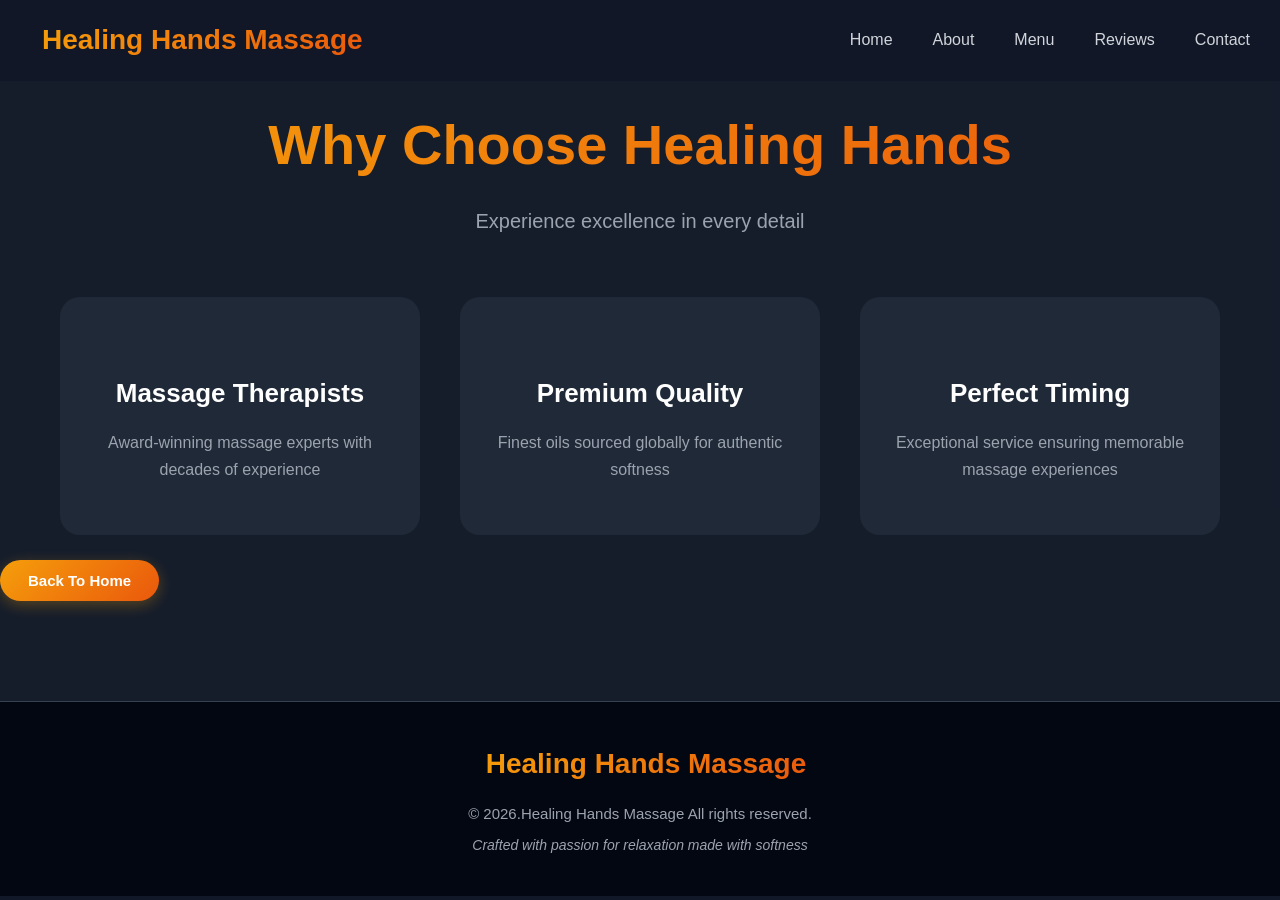
<file: about.html>
<!DOCTYPE html>
<html lang="en">
<head>
    <meta charset="UTF-8">
    <meta name="viewport" content="width=device-width, initial-scale=1.0">
    <title>GREYCEE</title>
     <link rel="stylesheet" href="style.css">
</head>
<body>


    <nav class="navbar" id="navbar">
<div class="nav-container">
<div class="logo">
<i class="fas fa-utensils"></i>
<span class="logo-text">Healing Hands Massage</span>

</div>
            
<ul class="nav-links" id="navLinks">
<li><a href="index.html" class="nav-link">Home</a></li>
<li><a href="about.html" class="nav-link">About</a></li>
<li><a href="menu.html" class="nav-link">Menu</a></li>
<li><a href="testimonials.html" class="nav-link">Reviews</a></li>
<li><a href="contact.html" class="nav-link">Contact</a></li>
</ul>
            
<div class="mobile-menu-toggle" id="mobileMenuToggle">
<i class="fas fa-bars"></i>
</div>
</div>
</nav>


     <section class="features" id="about">
        <div class="container">
            <div class="section-header">
                <h2 class="section-title">Why Choose Healing Hands</h2>
                <p class="section-subtitle">Experience excellence in every detail</p>
            </div>
            
            <div class="features-grid">
                <div class="feature-card">
                    <div class="feature-icon">
                        <i class="fas fa-hat-chef"></i>
                    </div>
                    <h3>Massage Therapists</h3>
                    <p>Award-winning massage experts with decades of experience</p>
                </div>
                
                <div class="feature-card">
                    <div class="feature-icon">
                        <i class="fas fa-star"></i>
                    </div>
                    <h3>Premium Quality</h3>
                    <p>Finest oils sourced globally for authentic softness</p>
                </div>
                
                <div class="feature-card">
                    <div class="feature-icon">
                        <i class="fas fa-clock"></i>
                    </div>
                    <h3>Perfect Timing</h3>
                    <p>Exceptional service ensuring memorable massage experiences</p>
                </div>
            </div>
        </div><br>
         <a href="index.html" class="btn"> <button class="reserve-btn">Back To Home </button>  </a>
            
<div class="mobile-menu-toggle" id="mobileMenuToggle">
<i class="fas fa-bars"></i> 
    </section>

 <footer class="footer">
        <div class="container">
            <div class="footer-content">
                <div class="footer-logo">
                    <i class="fas fa-utensils"></i>
                    <span>Healing Hands Massage</span>
                </div>
                <p class="footer-text">&copy; 2026.Healing Hands Massage All rights reserved.</p>
                <p class="footer-tagline">Crafted with passion for relaxation made with softness</p>
            </div>
        </div>
    </footer>

</body>
</html>
</file>
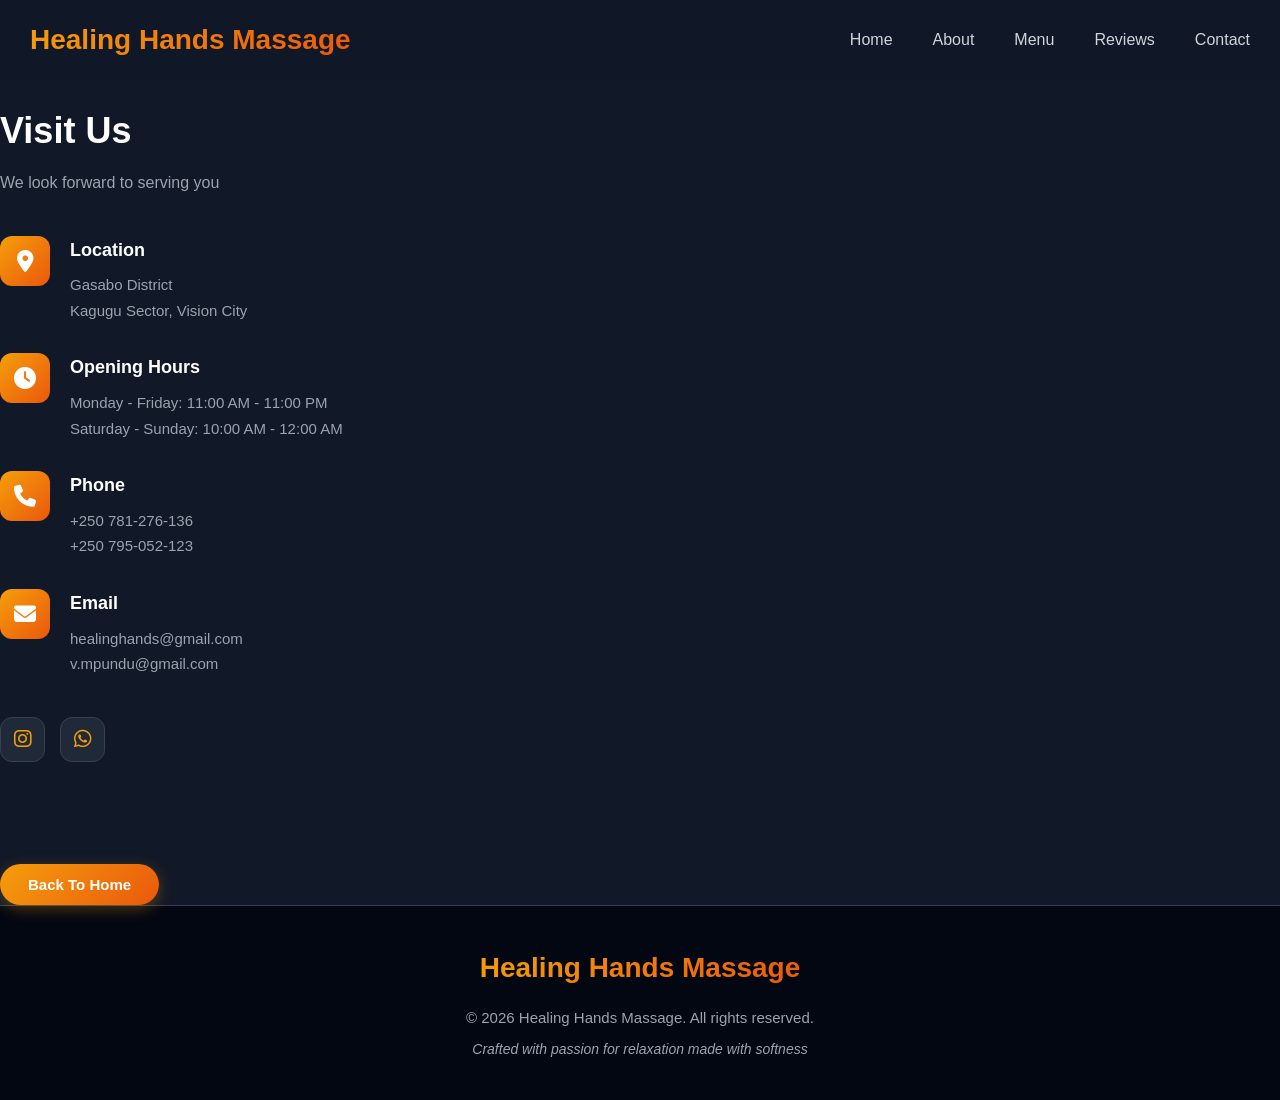
<file: contact.html>
<!DOCTYPE html>
<html lang="en">
<head>
    <meta charset="UTF-8">
    <meta name="viewport" content="width=device-width, initial-scale=1.0">
    <title>GREYCEE</title>
    <link rel="stylesheet" href="style.css">
    <link rel="stylesheet" href="https://cdnjs.cloudflare.com/ajax/libs/font-awesome/6.5.0/css/all.min.css">
</head>
<body>

    <nav class="navbar" id="navbar">
        <div class="nav-container">
            <div class="logo">
                <span class="logo-text">Healing Hands Massage</span>
            </div>
            <ul class="nav-links" id="navLinks">
                <li><a href="index.html" class="nav-link">Home</a></li>
                <li><a href="about.html" class="nav-link">About</a></li>
                <li><a href="menu.html" class="nav-link">Menu</a></li>
                <li><a href="testimonials.html" class="nav-link">Reviews</a></li>
                <li><a href="contact.html" class="nav-link">Contact</a></li>
            </ul>
            <div class="mobile-menu-toggle" id="mobileMenuToggle">
                <i class="fas fa-bars"></i>
            </div>
        </div>
    </nav>

    <div class="contact-info-wrapper"><br><br><br><br>
        <h3 class="contact-title">Visit Us</h3>
        <p class="contact-description">We look forward to serving you</p>

        <div class="contact-details">
            <div class="contact-item">
                <div class="contact-icon">
                    <i class="fas fa-map-marker-alt"></i>
                </div>
                <div class="contact-text">
                    <h4>Location</h4>
                    <p>Gasabo District<br>Kagugu Sector, Vision City</p>
                </div>
            </div>

            <div class="contact-item">
                <div class="contact-icon">
                    <i class="fas fa-clock"></i>
                </div>
                <div class="contact-text">
                    <h4>Opening Hours</h4>
                    <p>Monday - Friday: 11:00 AM - 11:00 PM<br>
                       Saturday - Sunday: 10:00 AM - 12:00 AM</p>
                </div>
            </div>

            <div class="contact-item">
                <div class="contact-icon">
                    <i class="fas fa-phone"></i>
                </div>
                <div class="contact-text">
                    <h4>Phone</h4>
                    <p>+250 781-276-136<br>+250 795-052-123</p>
                </div>
            </div>

            <div class="contact-item">
                <div class="contact-icon">
                    <i class="fas fa-envelope"></i>
                </div>
                <div class="contact-text">
                    <h4>Email</h4>
                    <p>healinghands@gmail.com<br>v.mpundu@gmail.com</p>
                </div>
            </div>
        </div>

        <div class="social-links">
            <a href="https://www.instagram.com/greycee75" class="social-link" target="_blank"><i class="fab fa-instagram"></i></a>
            <a href="https://wa.me/250795052123" class="social-link" target="_blank"><i class="fab fa-whatsapp"></i></a>
        </div>
    </div>

    <br><br><br>
    <a href="https://wa.me/250795052123" class="whatsapp-button" target="_blank">
     
    </a>
    <br>

    <a href="index.html" class="btn"><button class="reserve-btn">Back To Home</button></a>

    <footer class="footer">
        <div class="container">
            <div class="footer-content">
                <div class="footer-logo">
                    <span>Healing Hands Massage</span>
                </div>
                <p class="footer-text">&copy; 2026 Healing Hands Massage. All rights reserved.</p>
                <p class="footer-tagline">Crafted with passion for relaxation made with softness</p>
            </div>
        </div>
    </footer>

</body>
</html>
</file>
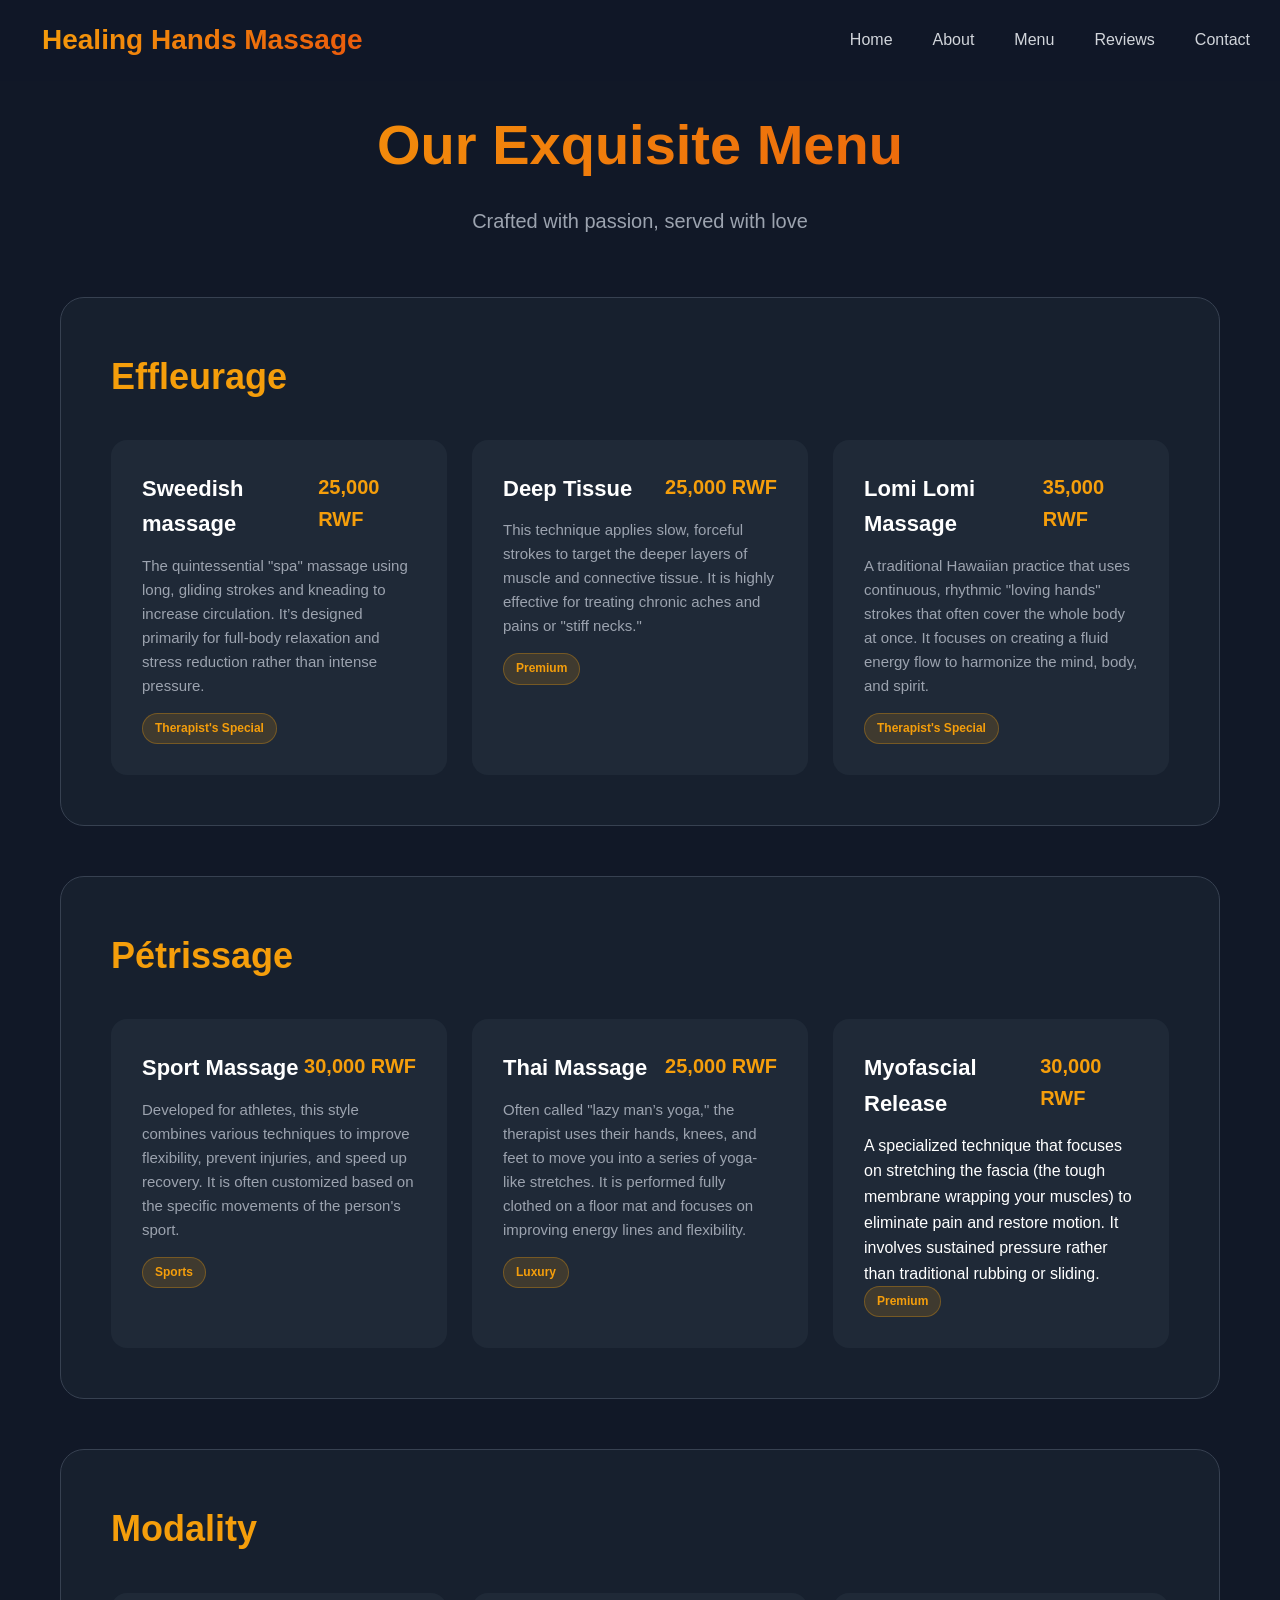
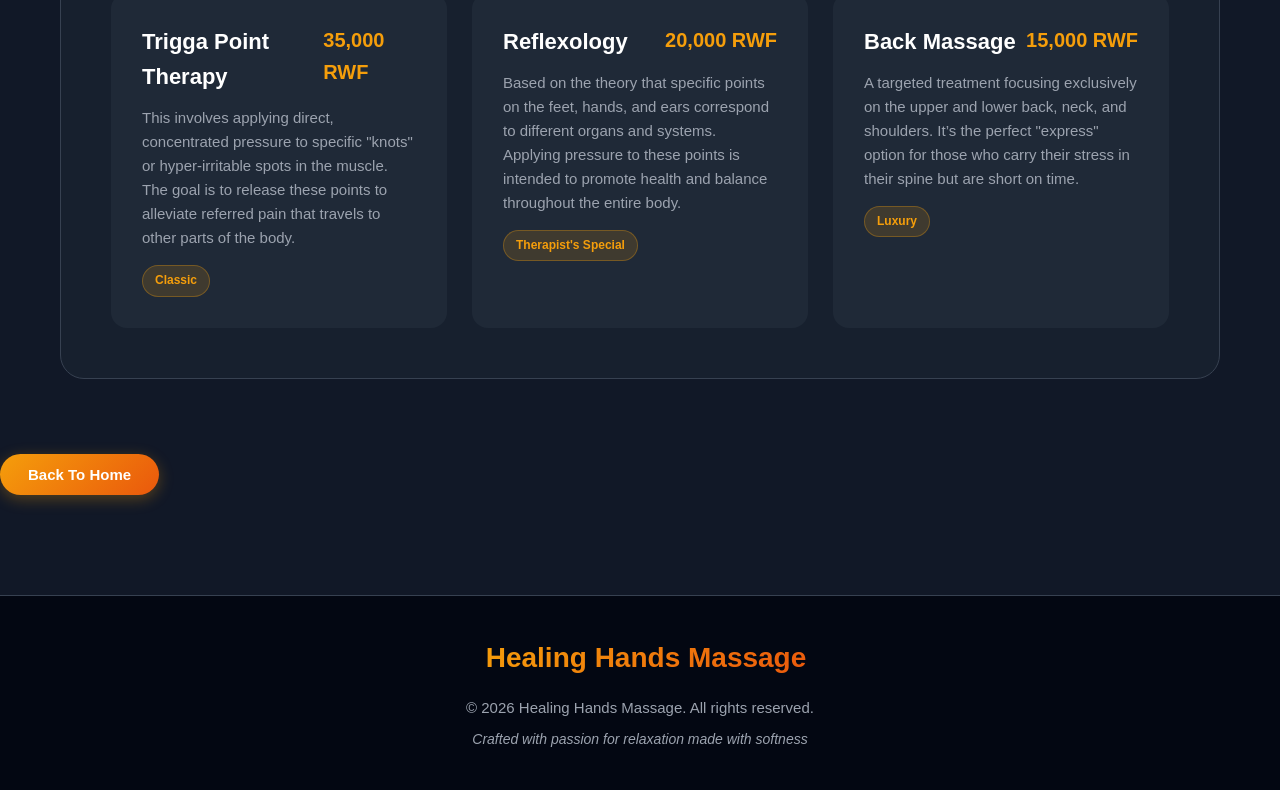
<file: menu.html>
<!DOCTYPE html>
<html lang="en">
<head>
    <meta charset="UTF-8">
    <meta name="viewport" content="width=device-width, initial-scale=1.0">
    <title>GREYCEE</title>
    <link rel="stylesheet" href="style.css">
</head>
<body>


    <nav class="navbar" id="navbar">
<div class="nav-container">
<div class="logo">
<i class="fas fa-utensils"></i>
<span class="logo-text">Healing Hands Massage</span>

</div>
            
<ul class="nav-links" id="navLinks">
<li><a href="index.html" class="nav-link">Home</a></li>
<li><a href="about.html" class="nav-link">About</a></li>
<li><a href="menu.html" class="nav-link">Menu</a></li>
<li><a href="testimonials.html" class="nav-link">Reviews</a></li>
<li><a href="contact.html" class="nav-link">Contact</a></li>
</ul>
            
<div class="mobile-menu-toggle" id="mobileMenuToggle">
<i class="fas fa-bars"></i>
</div>
</div>
</nav>
    
     <section class="menu-section" id="menu">
        <div class="container">
            <div class="section-header">
                <h2 class="section-title">Our Exquisite Menu</h2>
                <p class="section-subtitle">Crafted with passion, served with love</p>
            </div>

           
            <div class="menu-category">
                <h3 class="category-title">Effleurage</h3>
                <div class="menu-grid">
                    <div class="menu-item">
                        <div class="item-header">
                            <h4>Sweedish massage</h4>
                            <span class="price">25,000 RWF</span>
                        </div>
                        <p class="item-description">The quintessential "spa" massage using long, gliding strokes and kneading to increase circulation. It’s designed primarily for full-body relaxation and stress reduction rather than intense pressure.</p>
                        <div class="item-tags">
                           
                            <span class="tag">Therapist's Special</span>
                        </div>
                    </div>
                    <div class="menu-item">
                        <div class="item-header">
                            <h4>Deep Tissue</h4>
                            <span class="price">25,000 RWF</span>
                        </div>
                        <p class="item-description">This technique applies slow, forceful strokes to target the deeper layers of muscle and connective tissue. It is highly effective for treating chronic aches and pains or "stiff necks."</p>
                        <div class="item-tags">
                            <span class="tag">Premium</span>
                        </div>
                    </div>

            
                    <div class="menu-item">
                        <div class="item-header">
                            <h4>Lomi Lomi Massage </h4>
                            <span class="price">35,000 RWF</span>
                        </div>
                        <p class="item-description">A traditional Hawaiian practice that uses continuous, rhythmic "loving hands" strokes that often cover the whole body at once. It focuses on creating a fluid energy flow to harmonize the mind, body, and spirit.</p>
                        <div class="item-tags">
                            <span class="tag">Therapist's Special</span>
                        </div>
                    </div>
                </div>
            </div>

            
            <div class="menu-category">
                <h3 class="category-title">Pétrissage</h3>
                <div class="menu-grid">
                    <div class="menu-item">
                        <div class="item-header">
                            <h4>Sport Massage</h4>
                            <span class="price">30,000 RWF</span>
                        </div>
                        <p class="item-description">Developed for athletes, this style combines various techniques to improve flexibility, prevent injuries, and speed up recovery. It is often customized based on the specific movements of the person's sport.</p>
                        <div class="item-tags">
                            <span class="tag">Sports </span>
                        </div>
                    </div>

                    <div class="menu-item">
                        <div class="item-header">
                            <h4>Thai Massage</h4>
                            <span class="price">25,000 RWF</span>
                        </div>
                        <p class="item-description">Often called "lazy man’s yoga," the therapist uses their hands, knees, and feet to move you into a series of yoga-like stretches. It is performed fully clothed on a floor mat and focuses on improving energy lines and flexibility.</p>
                        <div class="item-tags">
                            <span class="tag">Luxury</span>
                        </div>
                    </div>

                    <div class="menu-item">
                        <div class="item-header">
                            <h4>Myofascial Release</h4>
                            <span class="price">30,000 RWF</span>
                        </div/./;//.'
                        
                        /??;'[/.l,
                        
                        
                        ?
                        <p class="item-description">A specialized technique that focuses on stretching the fascia (the tough membrane wrapping your muscles) to eliminate pain and restore motion. It involves sustained pressure rather than traditional rubbing or sliding.</p>
                        <div class="item-tags">
                            <span class="tag">Premium</span>
                        </div>
                    </div>
                </div>
            </div>

           
            <div class="menu-category">
                <h3 class="category-title">Modality</h3>
                <div class="menu-grid">
                    <div class="menu-item">
                        <div class="item-header">
                            <h4>Trigga Point Therapy</h4>
                            <span class="price">35,000 RWF</span>
                        </div>
                        <p class="item-description">This involves applying direct, concentrated pressure to specific "knots" or hyper-irritable spots in the muscle. The goal is to release these points to alleviate referred pain that travels to other parts of the body.</p>
                        <div class="item-tags">
                            <span class="tag">Classic</span>
                        </div>
                    </div>

                    <div class="menu-item">
                        <div class="item-header">
                            <h4>Reflexology </h4>
                            <span class="price">20,000 RWF</span>
                        </div>
                        <p class="item-description">Based on the theory that specific points on the feet, hands, and ears correspond to different organs and systems. Applying pressure to these points is intended to promote health and balance throughout the entire body.</p>
                        <div class="item-tags">
                            <span class="tag">Therapist's Special</span>
                        </div>
                    </div>

                    <div class="menu-item">
                        <div class="item-header">
                            <h4>Back Massage</h4>
                            <span class="price">15,000 RWF</span>
                        </div>
                        <p class="item-description">A targeted treatment focusing exclusively on the upper and lower back, neck, and shoulders. It’s the perfect "express" option for those who carry their stress in their spine but are short on time.</p>
                        <div class="item-tags">
                            <span class="tag">Luxury</span>
                        </div>


                    </div>

                    </div>
                </div>
            </div>
        </div><br>
 <a href="index.html" class="btn"> <button class="reserve-btn">Back To Home </button>  </a>

    </section>

 <footer class="footer">
        <div class="container">
            <div class="footer-content">
                <div class="footer-logo">
                    <i class="fas fa-utensils"></i>
                    <span>Healing Hands Massage</span>
                </div>
                <p class="footer-text">&copy; 2026 Healing Hands Massage. All rights reserved.</p>
                <p class="footer-tagline">Crafted with passion for relaxation made with softness</p>
            </div>
        </div>
    </footer>

</body>
</html>
</file>
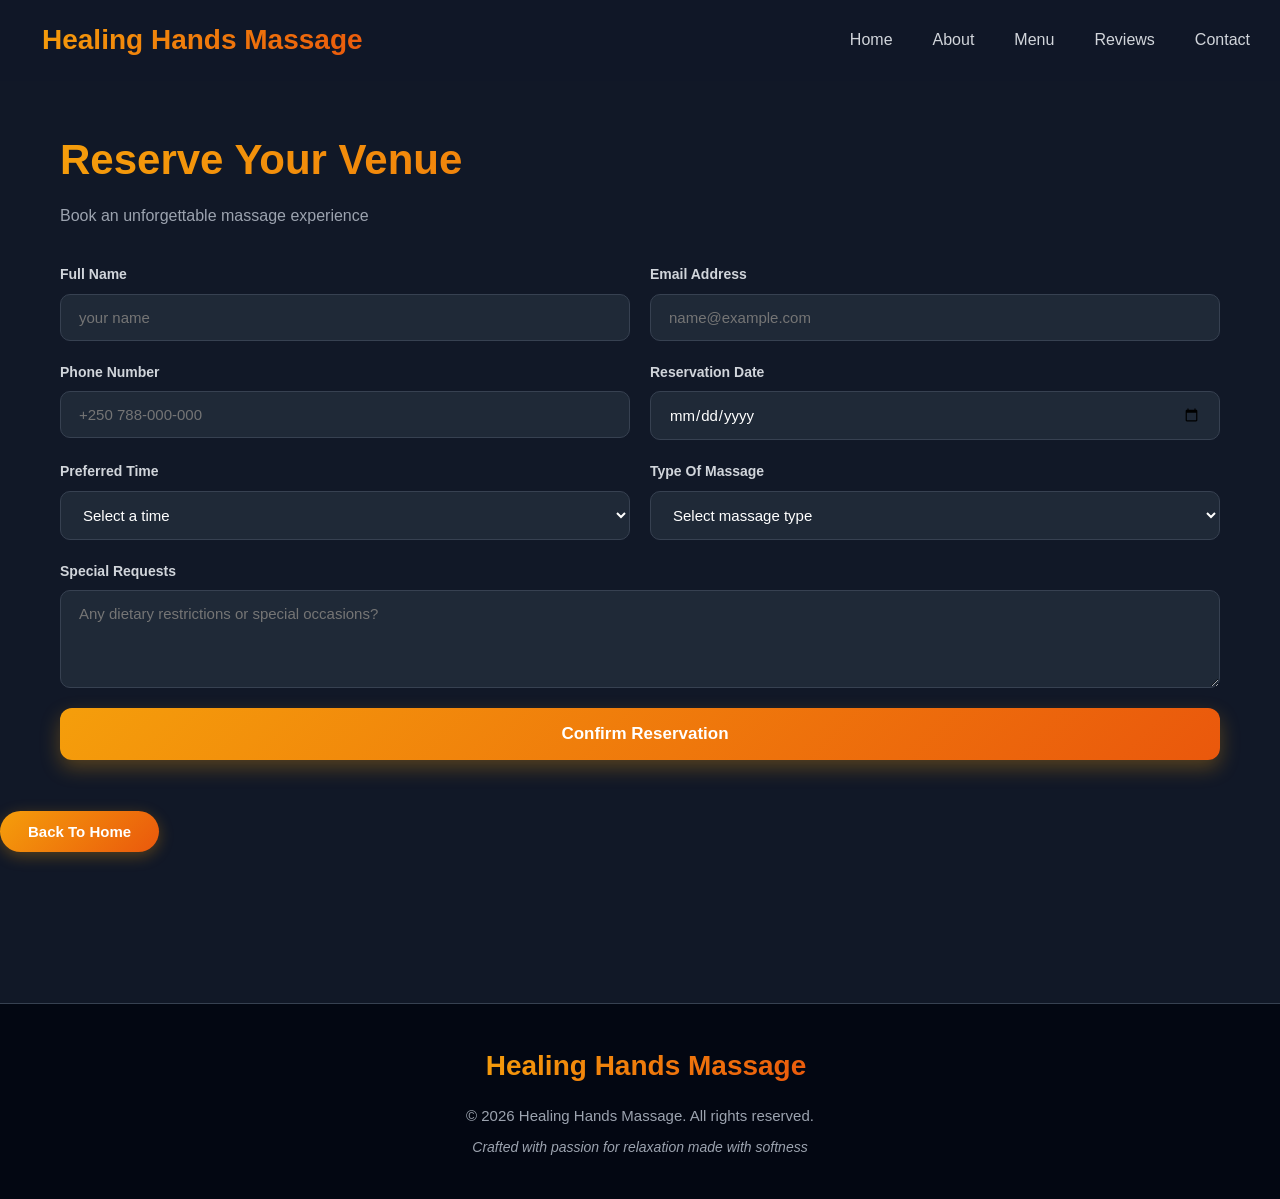
<file: successmodal.html>
<!DOCTYPE html>
<html lang="en">
<head>
    <meta charset="UTF-8">
    <meta name="viewport" content="width=device-width, initial-scale=1.0">
    <title>GREYCEE</title>
    <link rel="stylesheet" href="style.css">
</head>
<body>


    <nav class="navbar" id="navbar">
<div class="nav-container">
<div class="logo">
<i class="fas fa-utensils"></i>
<span class="logo-text">Healing Hands Massage</span>

</div>
            
<ul class="nav-links" id="navLinks">
<li><a href="index.html" class="nav-link">Home</a></li>
<li><a href="about.html" class="nav-link">About</a></li>
<li><a href="menu.html" class="nav-link">Menu</a></li>
<li><a href="testimonials.html" class="nav-link">Reviews</a></li>
<li><a href="contact.html" class="nav-link">Contact</a></li>
</ul>
            
<div class="mobile-menu-toggle" id="mobileMenuToggle">
<i class="fas fa-bars"></i>
</div>
</div>
</nav><br>
    <section>

     <div class="modal" id="successModal">
        <div class="modal-content">
            <div class="modal-icon">
                <i class="fas fa-check-circle"></i>
            </div>
            <h3>Reservation Confirmed!</h3>
            <p>Thank you for choosing Mpundu's Imperial Massage. We've received your reservation and will send you a confirmation email shortly.</p>
            <button class="modal-btn" onclick="closeModal()">Close</button>
        </div>
    </div>

 
    <section class="contact-section" id="contact">
        <div class="container">
            <div class="contact-grid">
                
                <div class="reservation-form-wrapper">
                    <h2 class="form-title">Reserve Your Venue</h2>
                    <p class="form-subtitle">Book an unforgettable massage experience</p>
                    
                    <div class="reservation-form">
                        <div class="form-group">
                            <label for="name">Full Name</label>
                            <input type="text" id="name" placeholder="your name" required>
                        </div>

                        <div class="form-group">
                            <label for="email">Email Address</label>
                            <input type="email" id="email" placeholder="name@example.com" required>
                        </div>

                        <div class="form-group">
                            <label for="phone">Phone Number</label>
                            <input type="tel" id="phone" placeholder="+250 788-000-000" required>
                        </div>

                        <div class="form-group">
                            <label for="date">Reservation Date</label>
                            <input type="date" id="date" required>
                        </div>

                        <div class="form-group">
                            <label for="time">Preferred Time</label>
                            <select id="time" required>
                                <option value="">Select a time</option>
                                <option value="17:00">5:00 PM</option>
                                <option value="17:30">5:30 PM</option>
                                <option value="18:00">6:00 PM</option>
                                <option value="18:30">6:30 PM</option>
                                <option value="19:00">7:00 PM</option>
                                <option value="19:30">7:30 PM</option>
                                <option value="20:00">8:00 PM</option>
                                <option value="20:30">8:30 PM</option>
                                <option value="21:00">9:00 PM</option>
                                <option value="21:00">9:30 PM</option>
                                <option value="21:00">10:00 PM</option>
                                <option value="21:00">10:30 PM</option>
                            </select>
                        </div>

                        <div class="form-group">
                            <label for="guests">Type Of Massage</label>
                            <select id="guests" required>
                                <option value="">Select massage type</option>
                                <option value="1">Sweedish massage</option>
                                <option value="2">Deep Tissue</option>
                                <option value="3">Lomi Lomi Massage</option>
                                <option value="4">Sport Massage</option>
                                <option value="5">Thai Massage</option>
                                <option value="6">Myofascial Release</option>
                                <option value="7">Trigga Point Therapy</option>
                                <option value="8">Reflexology</option>
                                <option value="9">Back Massage</option>
                            </select>
                        </div>

                        <div class="form-group full-width">
                            <label for="requests">Special Requests</label>
                            <textarea id="requests" rows="4" placeholder="Any dietary restrictions or special occasions?"></textarea>
                        </div>

                        <button class="submit-btn" onclick="submitReservation()">
                            <i class="fas fa-calendar-check"></i>
                            Confirm Reservation
                        </button>
                    </div>
                </div>

                
               
                        </div>
                    </div>

                  
                </div>
            </div>
        </div>
<br><br>
    <a href="index.html" class="btn"> <button class="reserve-btn">Back To Home </button>  </a><br><br><br>

    </section>

<footer class="footer">
        <div class="container">
            <div class="footer-content">
                <div class="footer-logo">
                    <i class="fas fa-utensils"></i>
                    <span>Healing Hands Massage</span>
                </div>
                <p class="footer-text">&copy; 2026 Healing Hands Massage. All rights reserved.</p>
                <p class="footer-tagline">Crafted with passion for relaxation made with softness</p>
            </div>
        </div>
    </footer>

  <script src="script.js"></script>

</body>
</html>
</file>
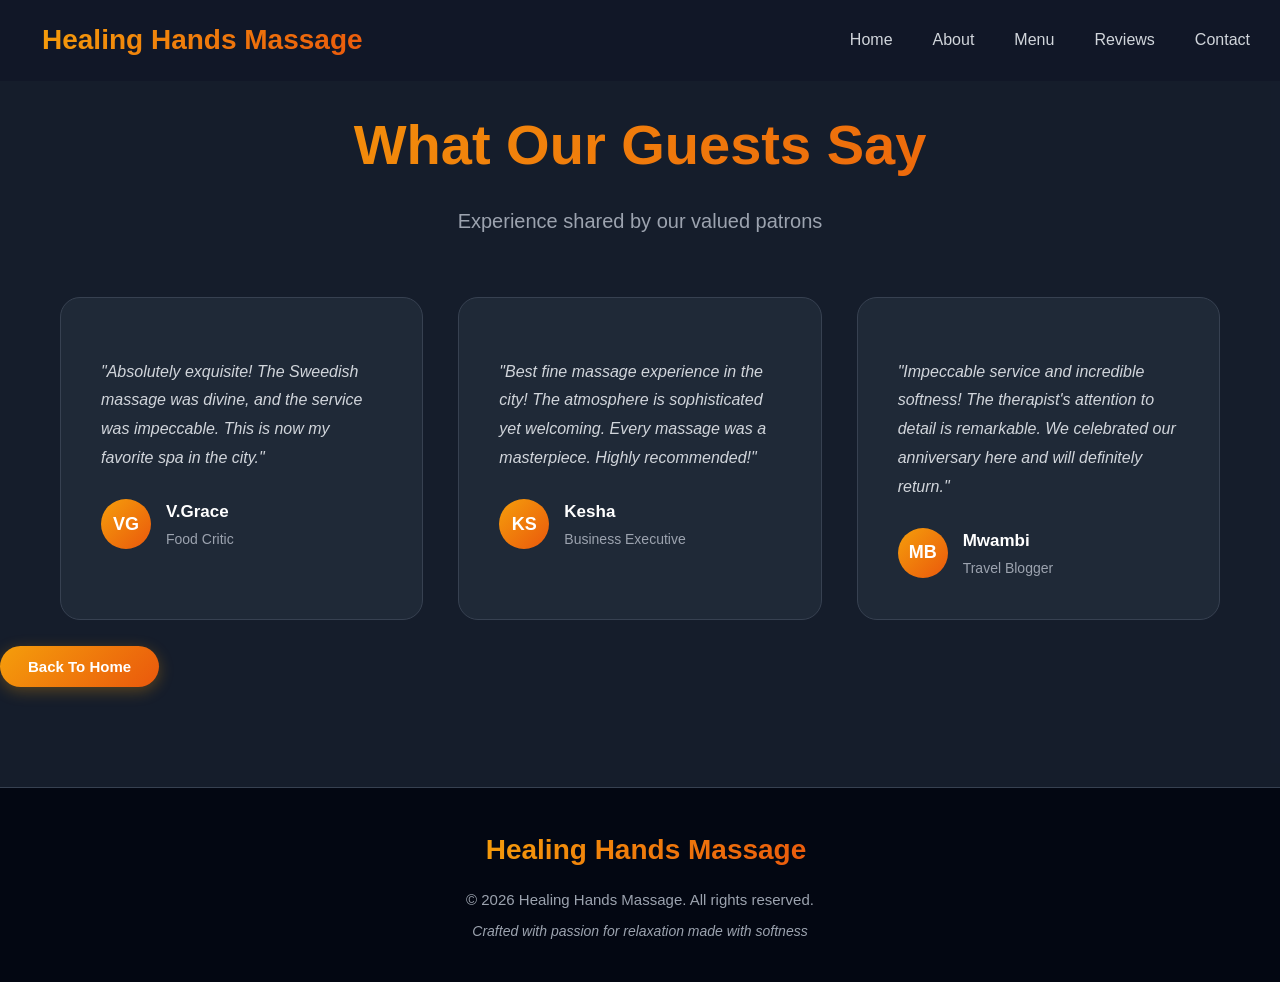
<file: testimonials.html>
<!DOCTYPE html>
<html lang="en">
<head>
    <meta charset="UTF-8">
    <meta name="viewport" content="width=device-width, initial-scale=1.0">
    <title>GREYCEE</title>
    <link rel="stylesheet" href="style.css">
</head>
<body>

     <nav class="navbar" id="navbar">
<div class="nav-container">
<div class="logo">
<i class="fas fa-utensils"></i>
<span class="logo-text">Healing Hands Massage</span>

</div>
            
<ul class="nav-links" id="navLinks">
<li><a href="index.html" class="nav-link">Home</a></li>
<li><a href="about.html" class="nav-link">About</a></li>
<li><a href="menu.html" class="nav-link">Menu</a></li>
<li><a href="testimonials.html" class="nav-link">Reviews</a></li>
<li><a href="contact.html" class="nav-link">Contact</a></li>
</ul>
            
<div class="mobile-menu-toggle" id="mobileMenuToggle">
<i class="fas fa-bars"></i>
</div>
</div>
</nav>

 <section class="testimonials-section" id="testimonials">
        <div class="container">
            <div class="section-header">
                <h2 class="section-title">What Our Guests Say</h2>
                <p class="section-subtitle">Experience shared by our valued patrons</p>
            </div>

            <div class="testimonials-grid">
                <div class="testimonial-card">
                    <div class="stars">
                        <i class="fas fa-star"></i>
                        <i class="fas fa-star"></i>
                        <i class="fas fa-star"></i>
                        <i class="fas fa-star"></i>
                        <i class="fas fa-star"></i>
                    </div>
                    <p class="testimonial-text">
                        "Absolutely exquisite! The Sweedish massage was divine, and the service was impeccable. This is now my favorite spa in the city."
                    </p>
                    <div class="testimonial-author">
                        <div class="author-avatar">VG</div>
                        <div class="author-info">
                            <h4>V.Grace</h4>
                            <p>Food Critic</p>
                        </div>
                    </div>
                </div>

                <div class="testimonial-card">
                    <div class="stars">
                        <i class="fas fa-star"></i>
                        <i class="fas fa-star"></i>
                        <i class="fas fa-star"></i>
                        <i class="fas fa-star"></i>
                        <i class="fas fa-star"></i>
                    </div>
                    <p class="testimonial-text">
                        "Best fine massage experience in the city! The atmosphere is sophisticated yet welcoming. Every massage was a masterpiece. Highly recommended!"
                    </p>
                    <div class="testimonial-author">
                        <div class="author-avatar">KS</div>
                        <div class="author-info">
                            <h4>Kesha</h4>
                            <p>Business Executive</p>
                        </div>
                    </div>
                </div>

                <div class="testimonial-card">
                    <div class="stars">
                        <i class="fas fa-star"></i>
                        <i class="fas fa-star"></i>
                        <i class="fas fa-star"></i>
                        <i class="fas fa-star"></i>
                        <i class="fas fa-star"></i>
                    </div>
                    <p class="testimonial-text">
                        "Impeccable service and incredible softness! The therapist's attention to detail is remarkable. We celebrated our anniversary here and will definitely return."
                    </p>
                    <div class="testimonial-author">
                        <div class="author-avatar">MB</div>
                        <div class="author-info">
                            <h4>Mwambi</h4>
                            <p>Travel Blogger</p>
                        </div>
                    </div>
                </div>
            </div>
        </div><br>

         <a href="index.html" class="btn"> <button class="reserve-btn">Back To Home </button>  </a>
    </section>

 <footer class="footer">
        <div class="container">
            <div class="footer-content">
                <div class="footer-logo">
                    <i class="fas fa-utensils"></i>
                    <span>Healing Hands Massage</span>
                </div>
                <p class="footer-text">&copy; 2026 Healing Hands Massage. All rights reserved.</p>
                <p class="footer-tagline">Crafted with passion for relaxation made with softness</p>
            </div>
        </div>
    </footer>

</body>
</html>
</file>
<file: style.css>
/* ============================================
   MAJESTIC RESTAURANT - STYLES.CSS
   ============================================ */

/* ===== RESET & BASE STYLES ===== */
* {
    margin: 0;
    padding: 0;
    box-sizing: border-box;
}

:root {
    --primary-color: #f59e0b;
    --secondary-color: #ea580c;
    --dark-bg: #111827;
    --darker-bg: #030712;
    --card-bg: #1f2937;
    --card-hover: #374151;
    --text-primary: #ffffff;
    --text-secondary: #d1d5db;
    --text-muted: #9ca3af;
    --border-color: #374151;
    --success-color: #10b981;
    --primary-color: #f59e0b;  /* Change this! */
    --secondary-color: #ea580c; /* And this! */
}

html {
    scroll-behavior: smooth;
}

body {
    font-family: 'Segoe UI', Tahoma, Geneva, Verdana, sans-serif;
    background-color: var(--dark-bg);
    color: var(--text-primary);
    line-height: 1.6;
    overflow-x: hidden;
}

.container {
    max-width: 1200px;
    margin: 0 auto;
    padding: 0 20px;
}

/* ===== NAVIGATION ===== */
.navbar {
    position: fixed;
    top: 0;
    left: 0;
    width: 100%;
    z-index: 1000;
    background-color: rgba(17, 24, 39, 0.95);
    backdrop-filter: blur(10px);
    transition: all 0.3s ease;
    border-bottom: 1px solid transparent;
}

.navbar.scrolled {
    background-color: rgba(17, 24, 39, 0.98);
    box-shadow: 0 4px 20px rgba(0, 0, 0, 0.3);
    border-bottom-color: var(--border-color);
}

.nav-container {
    max-width: 1400px;
    margin: 0 auto;
    padding: 0 30px;
    display: flex;
    justify-content: space-between;
    align-items: center;
    height: 80px;
}

.logo {
    display: flex;
    align-items: center;
    gap: 12px;
    font-size: 28px;
    font-weight: bold;
    cursor: pointer;
}

.logo i {
    color: var(--primary-color);
    font-size: 32px;
}

.logo-text {
    background: linear-gradient(135deg, var(--primary-color), var(--secondary-color));
    -webkit-background-clip: text;
    -webkit-text-fill-color: transparent;
    background-clip: text;
}

.nav-links {
    display: flex;
    list-style: none;
    gap: 40px;
}

.nav-link {
    color: var(--text-secondary);
    text-decoration: none;
    font-size: 16px;
    font-weight: 500;
    transition: all 0.3s ease;
    position: relative;
}

.nav-link::after {
    content: '';
    position: absolute;
    bottom: -5px;
    left: 0;
    width: 0;
    height: 2px;
    background: linear-gradient(to right, var(--primary-color), var(--secondary-color));
    transition: width 0.3s ease;
}

.nav-link:hover {
    color: var(--primary-color);
}

.nav-link:hover::after {
    width: 100%;
}

.reserve-btn {
    background: linear-gradient(135deg, var(--primary-color), var(--secondary-color));
    color: white;
    border: none;
    padding: 12px 28px;
    border-radius: 30px;
    font-size: 15px;
    font-weight: 600;
    cursor: pointer;
    transition: all 0.3s ease;
    box-shadow: 0 4px 15px rgba(245, 158, 11, 0.3);
}

.reserve-btn:hover {
    transform: translateY(-2px);
    box-shadow: 0 6px 25px rgba(245, 158, 11, 0.5);
}

.mobile-menu-toggle {
    display: none;
    font-size: 24px;
    color: var(--primary-color);
    cursor: pointer;
}

/* ===== HERO SECTION ===== */
.hero {
    position: relative;
    height: 100vh;
    display: flex;
    align-items: center;
    justify-content: center;
    text-align: center;
    overflow: hidden;
    background: linear-gradient(135deg, #111827 0%, #1f2937 50%, rgba(120, 53, 15, 0.3) 100%);
}

.hero-overlay {
    position: absolute;
    inset: 0;
    background: url('data:image/svg+xml;utf8,<svg width="60" height="60" xmlns="http://www.w3.org/2000/svg"><defs><pattern id="grid" width="60" height="60" patternUnits="userSpaceOnUse"><path d="M 10 0 L 0 0 0 10" fill="none" stroke="rgba(255,255,255,0.03)" stroke-width="1"/></pattern></defs><rect width="100%" height="100%" fill="url(%23grid)"/></svg>');
    opacity: 0.3;
}

.hero-content {
    position: relative;
    z-index: 10;
    padding: 20px;
    max-width: 900px;
}

.hero-title {
    font-size: clamp(60px, 10vw, 120px);
    font-weight: 900;
    background: linear-gradient(135deg, var(--primary-color), var(--secondary-color), var(--primary-color));
    -webkit-background-clip: text;
    -webkit-text-fill-color: transparent;
    background-clip: text;
    margin-bottom: 20px;
    animation: pulse 3s ease-in-out infinite;
}

@keyframes pulse {
    0%, 100% { opacity: 1; transform: scale(1); }
    50% { opacity: 0.9; transform: scale(1.02); }
}

.hero-subtitle {
    font-size: clamp(24px, 4vw, 36px);
    color: var(--text-secondary);
    margin-bottom: 20px;
    font-weight: 300;
}

.hero-description {
    font-size: clamp(16px, 2vw, 20px);
    color: var(--text-muted);
    margin-bottom: 40px;
    line-height: 1.8;
    max-width: 700px;
    margin-left: auto;
    margin-right: auto;
}

.hero-buttons {
    display: flex;
    gap: 20px;
    justify-content: center;
    flex-wrap: wrap;
}

.btn-primary {
    background: linear-gradient(135deg, var(--primary-color), var(--secondary-color));
    color: white;
    border: none;
    padding: 18px 40px;
    font-size: 18px;
    font-weight: 600;
    border-radius: 35px;
    cursor: pointer;
    transition: all 0.3s ease;
    box-shadow: 0 8px 25px rgba(245, 158, 11, 0.4);
}

.btn-primary:hover {
    transform: translateY(-3px);
    box-shadow: 0 12px 35px rgba(245, 158, 11, 0.6);
}

.btn-secondary {
    background: transparent;
    color: var(--text-primary);
    border: 2px solid var(--primary-color);
    padding: 16px 38px;
    font-size: 18px;
    font-weight: 600;
    border-radius: 35px;
    cursor: pointer;
    transition: all 0.3s ease;
}

.btn-secondary:hover {
    background: rgba(245, 158, 11, 0.1);
    transform: translateY(-3px);
}

.scroll-indicator {
    position: absolute;
    bottom: 40px;
    left: 50%;
    transform: translateX(-50%);
    animation: bounce 2s infinite;
}

@keyframes bounce {
    0%, 100% { transform: translateX(-50%) translateY(0); }
    50% { transform: translateX(-50%) translateY(-10px); }
}

.mouse {
    width: 26px;
    height: 40px;
    border: 2px solid var(--primary-color);
    border-radius: 15px;
    position: relative;
}

.mouse::before {
    content: '';
    position: absolute;
    top: 8px;
    left: 50%;
    transform: translateX(-50%);
    width: 4px;
    height: 10px;
    background: var(--primary-color);
    border-radius: 2px;
    animation: scroll 1.5s infinite;
}

@keyframes scroll {
    0% { opacity: 1; transform: translateX(-50%) translateY(0); }
    100% { opacity: 0; transform: translateX(-50%) translateY(15px); }
}

/* ===== SECTION HEADERS ===== */
.section-header {
    text-align: center;
    margin-bottom: 60px;
}

.section-title {
    font-size: clamp(36px, 5vw, 56px);
    font-weight: 800;
    background: linear-gradient(135deg, var(--primary-color), var(--secondary-color));
    -webkit-background-clip: text;
    -webkit-text-fill-color: transparent;
    background-clip: text;
    margin-bottom: 15px;
}

.section-subtitle {
    font-size: clamp(16px, 2vw, 20px);
    color: var(--text-muted);
    font-weight: 300;
}

/* ===== FEATURES SECTION ===== */
.features {
    padding: 100px 0;
    background: rgba(31, 41, 55, 0.3);
}

.features-grid {
    display: grid;
    grid-template-columns: repeat(auto-fit, minmax(300px, 1fr));
    gap: 40px;
}

.feature-card {
    background: var(--card-bg);
    padding: 50px 30px;
    border-radius: 20px;
    text-align: center;
    transition: all 0.4s ease;
    border: 1px solid transparent;
}

.feature-card:hover {
    background: var(--card-hover);
    transform: translateY(-10px);
    border-color: var(--primary-color);
    box-shadow: 0 20px 40px rgba(0, 0, 0, 0.3);
}

.feature-icon {
    font-size: 56px;
    color: var(--primary-color);
    margin-bottom: 25px;
}

.feature-card h3 {
    font-size: 26px;
    margin-bottom: 15px;
    color: var(--text-primary);
}

.feature-card p {
    font-size: 16px;
    color: var(--text-muted);
    line-height: 1.7;
}

/* ===== MENU SECTION ===== */
.menu-section {
    padding: 100px 0;
    background: var(--dark-bg);
}

.menu-category {
    background: rgba(31, 41, 55, 0.5);
    border: 1px solid var(--border-color);
    border-radius: 24px;
    padding: 50px;
    margin-bottom: 50px;
    transition: all 0.3s ease;
}

.menu-category:hover {
    border-color: var(--primary-color);
}

.category-title {
    font-size: 36px;
    color: var(--primary-color);
    margin-bottom: 35px;
    font-weight: 700;
}

.menu-grid {
    display: grid;
    grid-template-columns: repeat(auto-fit, minmax(320px, 1fr));
    gap: 25px;
}

.menu-item {
    background: var(--card-bg);
    padding: 30px;
    border-radius: 16px;
    transition: all 0.3s ease;
    border: 1px solid transparent;
}

.menu-item:hover {
    background: var(--card-hover);
    transform: translateY(-5px);
    border-color: var(--primary-color);
    box-shadow: 0 10px 30px rgba(0, 0, 0, 0.3);
}

.item-header {
    display: flex;
    justify-content: space-between;
    align-items: flex-start;
    margin-bottom: 12px;
}

.item-header h4 {
    font-size: 22px;
    color: var(--text-primary);
    font-weight: 600;
}

.price {
    color: var(--primary-color);
    font-size: 20px;
    font-weight: 700;
}

.item-description {
    color: var(--text-muted);
    font-size: 15px;
    line-height: 1.6;
    margin-bottom: 15px;
}

.item-tags {
    display: flex;
    gap: 8px;
    flex-wrap: wrap;
}

.tag {
    background: rgba(245, 158, 11, 0.15);
    color: var(--primary-color);
    padding: 5px 12px;
    border-radius: 20px;
    font-size: 12px;
    font-weight: 600;
    border: 1px solid rgba(245, 158, 11, 0.3);
}

/* ===== TESTIMONIALS SECTION ===== */
.testimonials-section {
    padding: 100px 0;
    background: rgba(31, 41, 55, 0.3);
}

.testimonials-grid {
    display: grid;
    grid-template-columns: repeat(auto-fit, minmax(320px, 1fr));
    gap: 35px;
}

.testimonial-card {
    background: var(--card-bg);
    padding: 40px;
    border-radius: 20px;
    border: 1px solid var(--border-color);
    transition: all 0.3s ease;
}

.testimonial-card:hover {
    border-color: var(--primary-color);
    transform: translateY(-8px);
    box-shadow: 0 15px 35px rgba(0, 0, 0, 0.3);
}

.stars {
    display: flex;
    gap: 5px;
    margin-bottom: 20px;
}

.stars i {
    color: var(--primary-color);
    font-size: 18px;
}

.testimonial-text {
    color: var(--text-secondary);
    font-size: 16px;
    line-height: 1.8;
    margin-bottom: 25px;
    font-style: italic;
}

.testimonial-author {
    display: flex;
    align-items: center;
    gap: 15px;
}

.author-avatar {
    width: 50px;
    height: 50px;
    background: linear-gradient(135deg, var(--primary-color), var(--secondary-color));
    border-radius: 50%;
    display: flex;
    align-items: center;
    justify-content: center;
    font-weight: 700;
    font-size: 18px;
}

.author-info h4 {
    color: var(--text-primary);
    font-size: 17px;
    margin-bottom: 3px;
}

.author-info p {
    color: var(--text-muted);
    font-size: 14px;
}

/* ===== CONTACT SECTION ===== */
.contact-section {
    padding: 100px 0;
    background: var(--dark-bg);
}

.contact-grid {
    display: grid;
    grid-template-columns: repeat(auto-fit, minmax(450px, 1fr));
    gap: 60px;
}

.form-title {
    font-size: 42px;
    background: linear-gradient(135deg, var(--primary-color), var(--secondary-color));
    -webkit-background-clip: text;
    -webkit-text-fill-color: transparent;
    background-clip: text;
    margin-bottom: 10px;
    font-weight: 800;
}

.form-subtitle {
    color: var(--text-muted);
    font-size: 16px;
    margin-bottom: 35px;
}

.reservation-form {
    display: grid;
    grid-template-columns: repeat(2, 1fr);
    gap: 20px;
}

.form-group {
    display: flex;
    flex-direction: column;
    gap: 8px;
}

.form-group.full-width {
    grid-column: 1 / -1;
}

.form-group label {
    color: var(--text-secondary);
    font-size: 14px;
    font-weight: 600;
}

.form-group input,
.form-group select,
.form-group textarea {
    background: var(--card-bg);
    border: 1px solid var(--border-color);
    color: var(--text-primary);
    padding: 14px 18px;
    border-radius: 10px;
    font-size: 15px;
    transition: all 0.3s ease;
    font-family: inherit;
}

.form-group input:focus,
.form-group select:focus,
.form-group textarea:focus {
    outline: none;
    border-color: var(--primary-color);
    background: var(--card-hover);
    box-shadow: 0 0 0 3px rgba(245, 158, 11, 0.1);
}

.form-group textarea {
    resize: vertical;
}

.submit-btn {
    grid-column: 1 / -1;
    background: linear-gradient(135deg, var(--primary-color), var(--secondary-color));
    color: white;
    border: none;
    padding: 16px;
    border-radius: 12px;
    font-size: 17px;
    font-weight: 700;
    cursor: pointer;
    transition: all 0.3s ease;
    display: flex;
    align-items: center;
    justify-content: center;
    gap: 10px;
    box-shadow: 0 8px 20px rgba(245, 158, 11, 0.3);
}

.submit-btn:hover {
    transform: translateY(-2px);
    box-shadow: 0 12px 30px rgba(245, 158, 11, 0.5);
}

/* Contact Info */
.contact-title {
    font-size: 36px;
    margin-bottom: 10px;
    font-weight: 700;
}

.contact-description {
    color: var(--text-muted);
    margin-bottom: 40px;
    font-size: 16px;
}

.contact-details {
    display: flex;
    flex-direction: column;
    gap: 30px;
    margin-bottom: 40px;
}

.contact-item {
    display: flex;
    gap: 20px;
}

.contact-icon {
    width: 50px;
    height: 50px;
    background: linear-gradient(135deg, var(--primary-color), var(--secondary-color));
    border-radius: 12px;
    display: flex;
    align-items: center;
    justify-content: center;
    font-size: 22px;
    flex-shrink: 0;
}

.contact-text h4 {
    font-size: 18px;
    margin-bottom: 8px;
    color: var(--text-primary);
}

.contact-text p {
    color: var(--text-muted);
    font-size: 15px;
    line-height: 1.7;
}

.social-links {
    display: flex;
    gap: 15px;
}

.social-link {
    width: 45px;
    height: 45px;
    background: var(--card-bg);
    border: 1px solid var(--border-color);
    border-radius: 12px;
    display: flex;
    align-items: center;
    justify-content: center;
    color: var(--primary-color);
    font-size: 20px;
    transition: all 0.3s ease;
    text-decoration: none;
}

.social-link:hover {
    background: var(--primary-color);
    color: white;
    transform: translateY(-3px);
    border-color: var(--primary-color);
}

/* ===== FOOTER ===== */
.footer {
    background: var(--darker-bg);
    padding: 40px 0;
    border-top: 1px solid var(--border-color);
}

.footer-content {
    text-align: center;
}

.footer-logo {
    display: flex;
    align-items: center;
    justify-content: center;
    gap: 12px;
    font-size: 28px;
    font-weight: bold;
    margin-bottom: 15px;
}

.footer-logo i {
    color: var(--primary-color);
}

.footer-logo span {
    background: linear-gradient(135deg, var(--primary-color), var(--secondary-color));
    -webkit-background-clip: text;
    -webkit-text-fill-color: transparent;
    background-clip: text;
}

.footer-text {
    color: var(--text-muted);
    font-size: 15px;
    margin-bottom: 8px;
}

.footer-tagline {
    color: var(--text-muted);
    font-size: 14px;
    font-style: italic;
}

/* ===== MODAL ===== */
.modal {
    display: none;
    position: fixed;
    top: 0;
    left: 0;
    width: 100%;
    height: 100%;
    background: rgba(0, 0, 0, 0.8);
    backdrop-filter: blur(5px);
    z-index: 2000;
    align-items: center;
    justify-content: center;
}

.modal.active {
    display: flex;
}

.modal-content {
    background: var(--card-bg);
    padding: 50px 40px;
    border-radius: 24px;
    text-align: center;
    max-width: 500px;
    margin: 20px;
    border: 2px solid var(--primary-color);
    animation: modalFadeIn 0.3s ease;
}

@keyframes modalFadeIn {
    from { opacity: 0; transform: scale(0.9); }
    to { opacity: 1; transform: scale(1); }
}

.modal-icon {
    font-size: 72px;
    color: var(--success-color);
    margin-bottom: 25px;
}

.modal-content h3 {
    font-size: 28px;
    margin-bottom: 15px;
    color: var(--text-primary);
}

.modal-content p {
    color: var(--text-muted);
    font-size: 16px;
    line-height: 1.7;
    margin-bottom: 30px;
}

.modal-btn {
    background: linear-gradient(135deg, var(--primary-color), var(--secondary-color));
    color: white;
    border: none;
    padding: 14px 40px;
    border-radius: 30px;
    font-size: 16px;
    font-weight: 600;
    cursor: pointer;
    transition: all 0.3s ease;
}

.modal-btn:hover {
    transform: translateY(-2px);
    box-shadow: 0 8px 20px rgba(245, 158, 11, 0.4);
}

/* ===== RESPONSIVE DESIGN ===== */
@media (max-width: 768px) {
    .nav-links {
        display: none;
        position: absolute;
        top: 80px;
        left: 0;
        right: 0;
        background: var(--card-bg);
        flex-direction: column;
        padding: 20px;
        gap: 20px;
        border-top: 1px solid var(--border-color);
        box-shadow: 0 10px 30px rgba(0, 0, 0, 0.3);
    }

    .nav-links.active {
        display: flex;
    }

    .mobile-menu-toggle {
        display: block;
    }

    .reserve-btn {
        display: none;
    }

    .contact-grid,
    .reservation-form {
        grid-template-columns: 1fr;
    }


        .whatsapp-button {
            display: inline-block;
            background: #25D366;
            color: white;
            padding: 15px 30px;
            text-decoration: none;
            border-radius: 30px;
            font-size: 18px;
            font-weight: bold;
            margin-top: 20px;
            transition: all 0.3s ease;
            animation: bounce 2s ease-in-out infinite;
            position: relative;
            z-index: 1;
        }

        .whatsapp-button:hover {
            transform: scale(1.15);
            box-shadow: 0 0 30px rgba(37, 211, 102, 0.8);
            animation: none;
        }


    .features-grid,
    .menu-grid,
    .testimonials-grid {
        grid-template-columns: 1fr;
    }

    .hero-buttons {
        flex-direction: column;
        align-items: stretch;
    }

    .nav-container {
        padding: 0 20px;
    }
}
</file>
